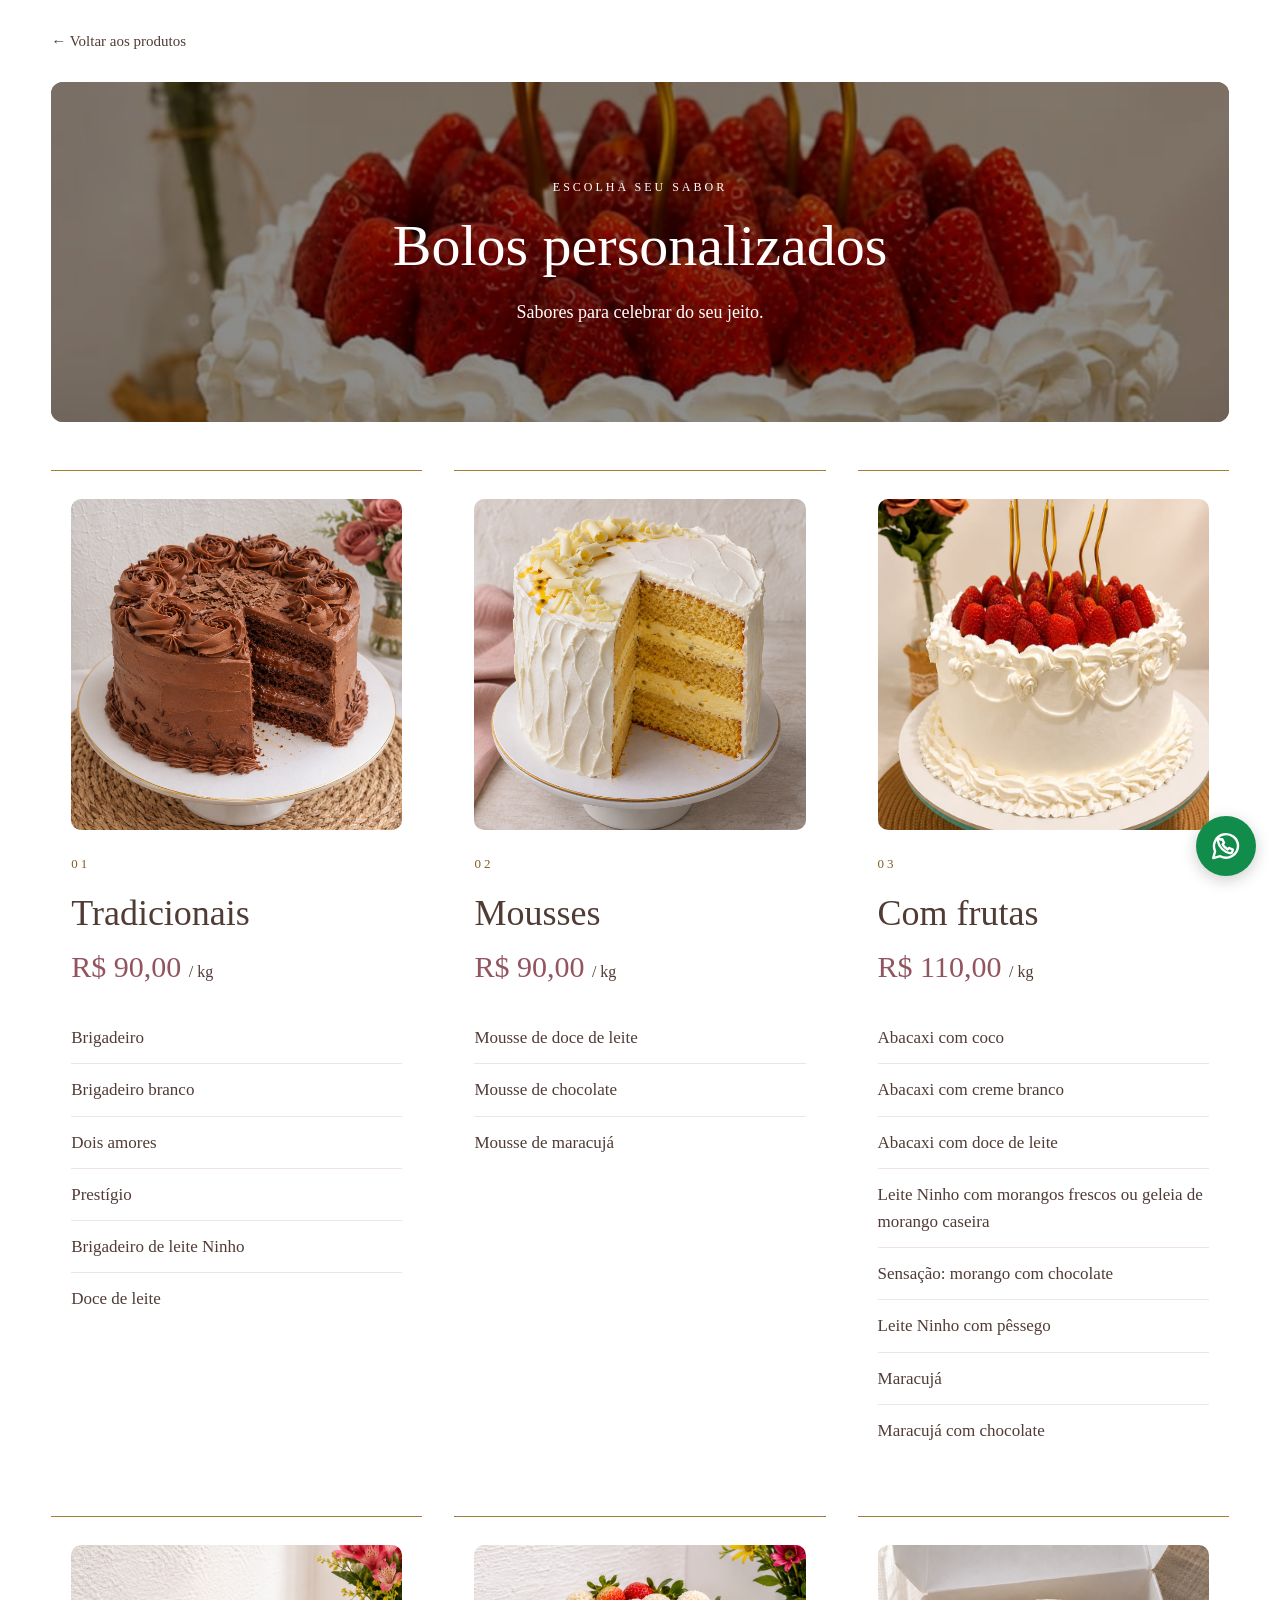
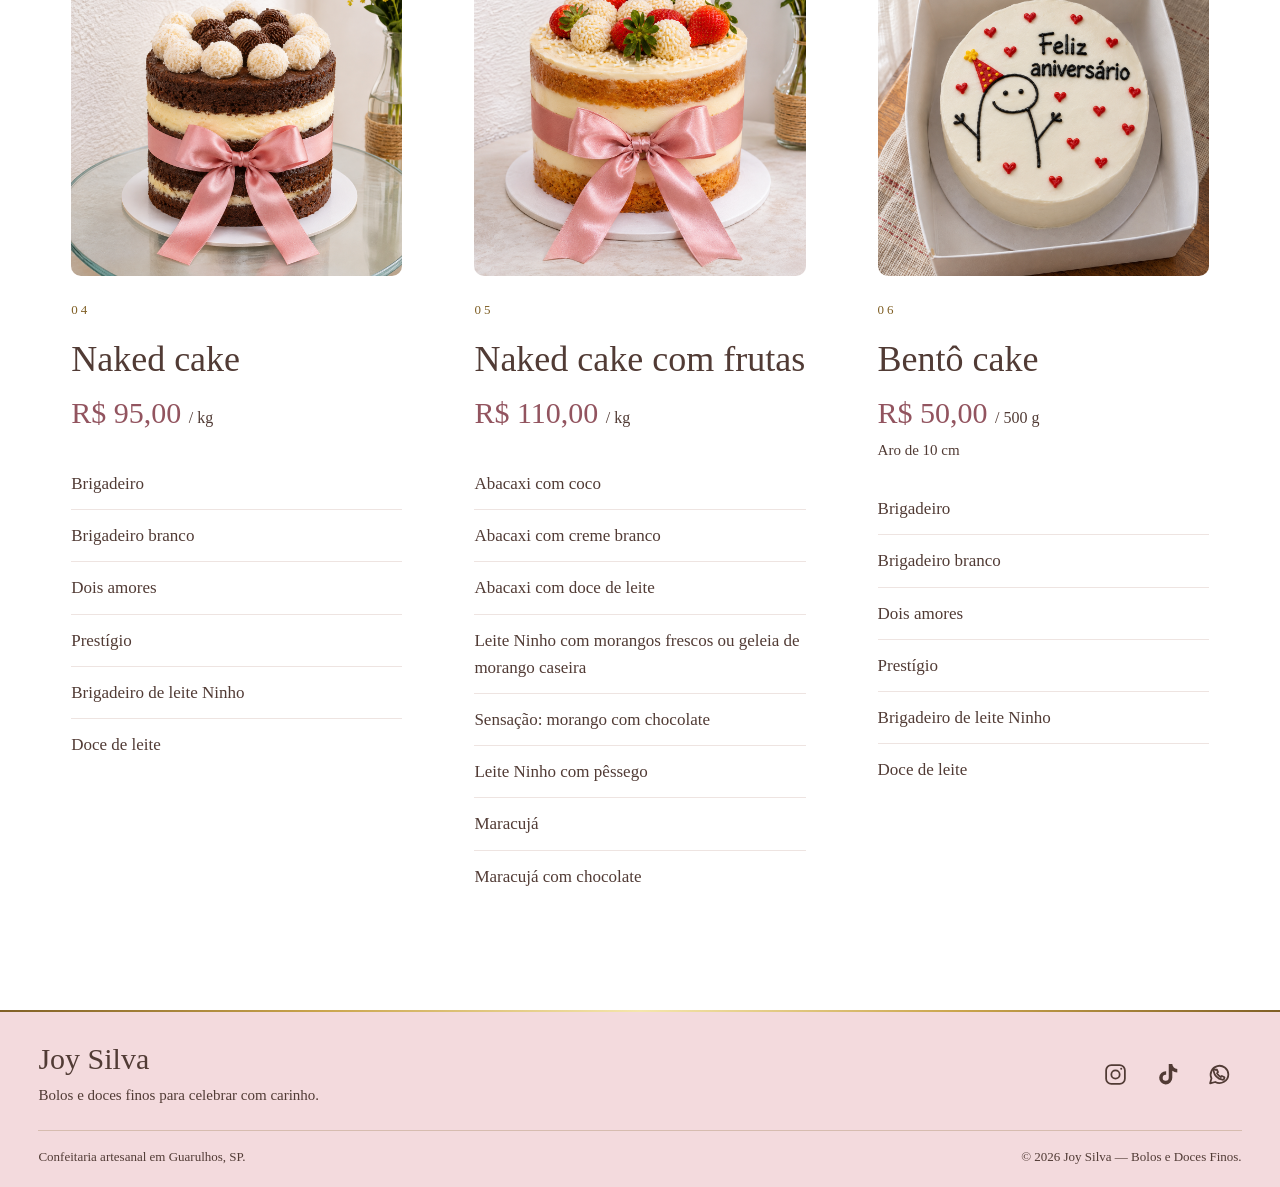
<file: Doce-Conexao-Fiel-API/bolos.html>
<!DOCTYPE html>
<html lang="pt-BR">
<head>
    <meta charset="UTF-8">
    <meta name="viewport" content="width=device-width, initial-scale=1.0">
    <title>Bolos personalizados | Joy Silva</title>
    <link rel="stylesheet" href="css/style.css">
</head>
<body>
   <main class="pagina-bolos">
    <a class="voltar-inicio" href="index.html#produtos">
        ← Voltar aos produtos
    </a>

    <div class="bolos-banner">
    <img
        class="bolos-banner-foto"
        src="img/bolo-destaque.jpeg"
        alt=""
    >

    <div class="bolos-banner-texto">
        <span>ESCOLHA SEU SABOR</span>
        <h1>Bolos personalizados</h1>
        <p>Sabores para celebrar do seu jeito.</p>

</div>
</div>


    <div class="cardapio-categorias">
        <section class="cardapio-categoria">
            <img
    class="cardapio-foto"
    src="img/bolos-tradicionais.png"
    alt="Imagem ilustrativa de bolo de chocolate com recheio de brigadeiro">
            <span class="cardapio-numero" aria-hidden="true">01</span>
            <h2>Tradicionais</h2>

            <p class="cardapio-preco">
                R$ 90,00 <span>/ kg</span>
            </p>

            <ul>
                <li>Brigadeiro</li>
                <li>Brigadeiro branco</li>
                <li>Dois amores</li>
                <li>Prestígio</li>
                <li>Brigadeiro de leite Ninho</li>
                <li>Doce de leite</li>
            </ul>
        </section>

        <section class="cardapio-categoria">
            <img
    class="cardapio-foto"
    src="img/bolos-mousses.png"
    alt="Imagem ilustrativa de bolo de massa branca com recheio de mousse de maracujá">
            <span class="cardapio-numero" aria-hidden="true">02</span>
            <h2>Mousses</h2>

            <p class="cardapio-preco">
                R$ 90,00 <span>/ kg</span>
            </p>

            <ul>
                <li>Mousse de doce de leite</li>
                <li>Mousse de chocolate</li>
                <li>Mousse de maracujá</li>
            </ul>
        </section>

        <section class="cardapio-categoria">

            <img
    class="cardapio-foto"
    src="img/bolos-frutas.jpeg"
    alt="Imagem ilustrativa de bolo de leite Ninho com morangos e decoração rosa e branca">
            <span class="cardapio-numero" aria-hidden="true">03</span>
            <h2>Com frutas</h2>

            <p class="cardapio-preco">
                R$ 110,00 <span>/ kg</span>
            </p>

            <ul>
                <li>Abacaxi com coco</li>
                <li>Abacaxi com creme branco</li>
                <li>Abacaxi com doce de leite</li>
                <li>
                    Leite Ninho com morangos frescos
                    ou geleia de morango caseira
                </li>
                <li>Sensação: morango com chocolate</li>
                <li>Leite Ninho com pêssego</li>
                <li>Maracujá</li>
                <li>Maracujá com chocolate</li>
            </ul>
        </section>

        <section class="cardapio-categoria">
    <img
        class="cardapio-foto"
        src="img/naked-cake.png"
        alt="Imagem ilustrativa de naked cake de chocolate com brigadeiros e laço rosa"
        loading="lazy"
    >

    <span class="cardapio-numero" aria-hidden="true">04</span>
    <h2>Naked cake</h2>

    <p class="cardapio-preco">
    R$ 95,00 <span>/ kg</span>
</p>

<ul>
    <li>Brigadeiro</li>
    <li>Brigadeiro branco</li>
    <li>Dois amores</li>
    <li>Prestígio</li>
    <li>Brigadeiro de leite Ninho</li>
    <li>Doce de leite</li>
</ul>
</section>

<section class="cardapio-categoria">
    <img
        class="cardapio-foto"
        src="img/naked-frutas.png"
        alt="Imagem ilustrativa de naked cake com morangos, brigadeiros brancos e laço rosa"
        loading="lazy"
    >

    <span class="cardapio-numero" aria-hidden="true">05</span>
    <h2>Naked cake com frutas</h2>

    <p class="cardapio-preco">
    R$ 110,00 <span>/ kg</span>
</p>

<ul>
    <li>Abacaxi com coco</li>
    <li>Abacaxi com creme branco</li>
    <li>Abacaxi com doce de leite</li>
    <li>
        Leite Ninho com morangos frescos
        ou geleia de morango caseira
    </li>
    <li>Sensação: morango com chocolate</li>
    <li>Leite Ninho com pêssego</li>
    <li>Maracujá</li>
    <li>Maracujá com chocolate</li>
</ul>
</section>

<section class="cardapio-categoria">
    <img
        class="cardapio-foto"
        src="img/bolo-bento.png"
        alt="Imagem ilustrativa de bentô cake branco com corações vermelhos e mensagem Feliz aniversário"
        loading="lazy"
    >

    <span class="cardapio-numero" aria-hidden="true">06</span>
    <h2>Bentô cake</h2>

    <p class="cardapio-preco">
    R$ 50,00 <span>/ 500 g</span>
</p>

<p class="cardapio-tamanho">Aro de 10 cm</p>

<ul>
    <li>Brigadeiro</li>
    <li>Brigadeiro branco</li>
    <li>Dois amores</li>
    <li>Prestígio</li>
    <li>Brigadeiro de leite Ninho</li>
    <li>Doce de leite</li>
</ul>
</section>
    </div>
</main>

 <footer class="rodape">
    <div class="rodape-principal">
        <div class="rodape-identidade">
            <p class="rodape-marca">Joy Silva</p>
            <p class="rodape-descricao">
                Bolos e doces finos para celebrar com carinho.
            </p>
        </div>

        <nav class="rodape-links" aria-label="Links do rodapé">
            <a="index.html#inicio"> </a>
            <a href="index.html#produtos"></a>
            <a href="index.html#casamentos"></a>
            <a href="index.html#sobre-joy"></a>
            <a href="index.html#contato"></a>
        </nav>

        <div class="rodape-redes">
            <a
                href="https://www.instagram.com/joy_docesfinos/"
                target="_blank"
                rel="noopener noreferrer"
                aria-label="Instagram da Joy — abre em nova aba"
            >
                <svg viewBox="0 0 24 24" aria-hidden="true"
                     fill="none" stroke="currentColor" stroke-width="1.7">
                    <rect x="3" y="3" width="18" height="18" rx="5"/>
                    <circle cx="12" cy="12" r="4"/>
                    <circle cx="17.5" cy="6.5" r="1"
                            fill="currentColor" stroke="none"/>
                </svg>
            </a>

            <a
                href="https://www.tiktok.com/@joy.doces.finos"
                target="_blank"
                rel="noopener noreferrer"
                aria-label="TikTok da Joy — abre em nova aba"
            >
                <svg viewBox="0 0 24 24" aria-hidden="true"
                     fill="currentColor">
                    <path d="M16.6 2h-3.4v13.2a2.9 2.9 0 1 1-2.5-2.9V8.9a6.3 6.3 0 1 0 5.9 6.3V8.5a8.2 8.2 0 0 0 4.8 1.5V6.6A4.8 4.8 0 0 1 16.6 2Z"/>
                </svg>
            </a>

            <a
                href="https://wa.me/5511933643608"
                target="_blank"
                rel="noopener noreferrer"
                aria-label="WhatsApp da Joy — abre em nova aba"
            >
                <svg viewBox="0 0 24 24" aria-hidden="true"
                     fill="none" stroke="currentColor"
                     stroke-width="1.7" stroke-linecap="round"
                     stroke-linejoin="round">
                    <path d="M20.5 11.7a8.5 8.5 0 0 1-12.6 7.5L3 20.5l1.3-4.8a8.5 8.5 0 1 1 16.2-4Z"/>
                    <path d="m8.1 7.5 1.3-.3 1.2 2.5-1 1.1a9 9 0 0 0 3.6 3.6l1.1-1 2.5 1.2-.3 1.3c-.2.8-1 1.3-1.8 1.1-4.2-.9-7.5-4.2-8.4-8.4-.2-.8.3-1.6 1.1-1.8Z"/>
                </svg>
            </a>
        </div>
    </div>

    <div class="rodape-base">
        <p>Confeitaria artesanal em Guarulhos, SP.</p>
        <small>© 2026 Joy Silva — Bolos e Doces Finos.</small>
    </div>
</footer>

<a
    class="whatsapp-flutuante"
    href="https://wa.me/5511933643608?text=Ol%C3%A1%2C%20Joyce!%20Vim%20pelo%20site%20e%20gostaria%20de%20um%20or%C3%A7amento."
    target="_blank"
    rel="noopener noreferrer"
    aria-label="Falar com a Joyce pelo WhatsApp — abre em nova aba"
>
    <svg
        viewBox="0 0 24 24"
        aria-hidden="true"
        fill="none"
        stroke="currentColor"
        stroke-width="1.7"
        stroke-linecap="round"
        stroke-linejoin="round"
    >
        <path d="M20.5 11.7a8.5 8.5 0 0 1-12.6 7.5L3 20.5l1.3-4.8a8.5 8.5 0 1 1 16.2-4Z"/>
        <path d="m8.1 7.5 1.3-.3 1.2 2.5-1 1.1a9 9 0 0 0 3.6 3.6l1.1-1 2.5 1.2-.3 1.3c-.2.8-1 1.3-1.8 1.1-4.2-.9-7.5-4.2-8.4-8.4-.2-.8.3-1.6 1.1-1.8Z"/>
    </svg>
</a>

</body>
</html>
</file>
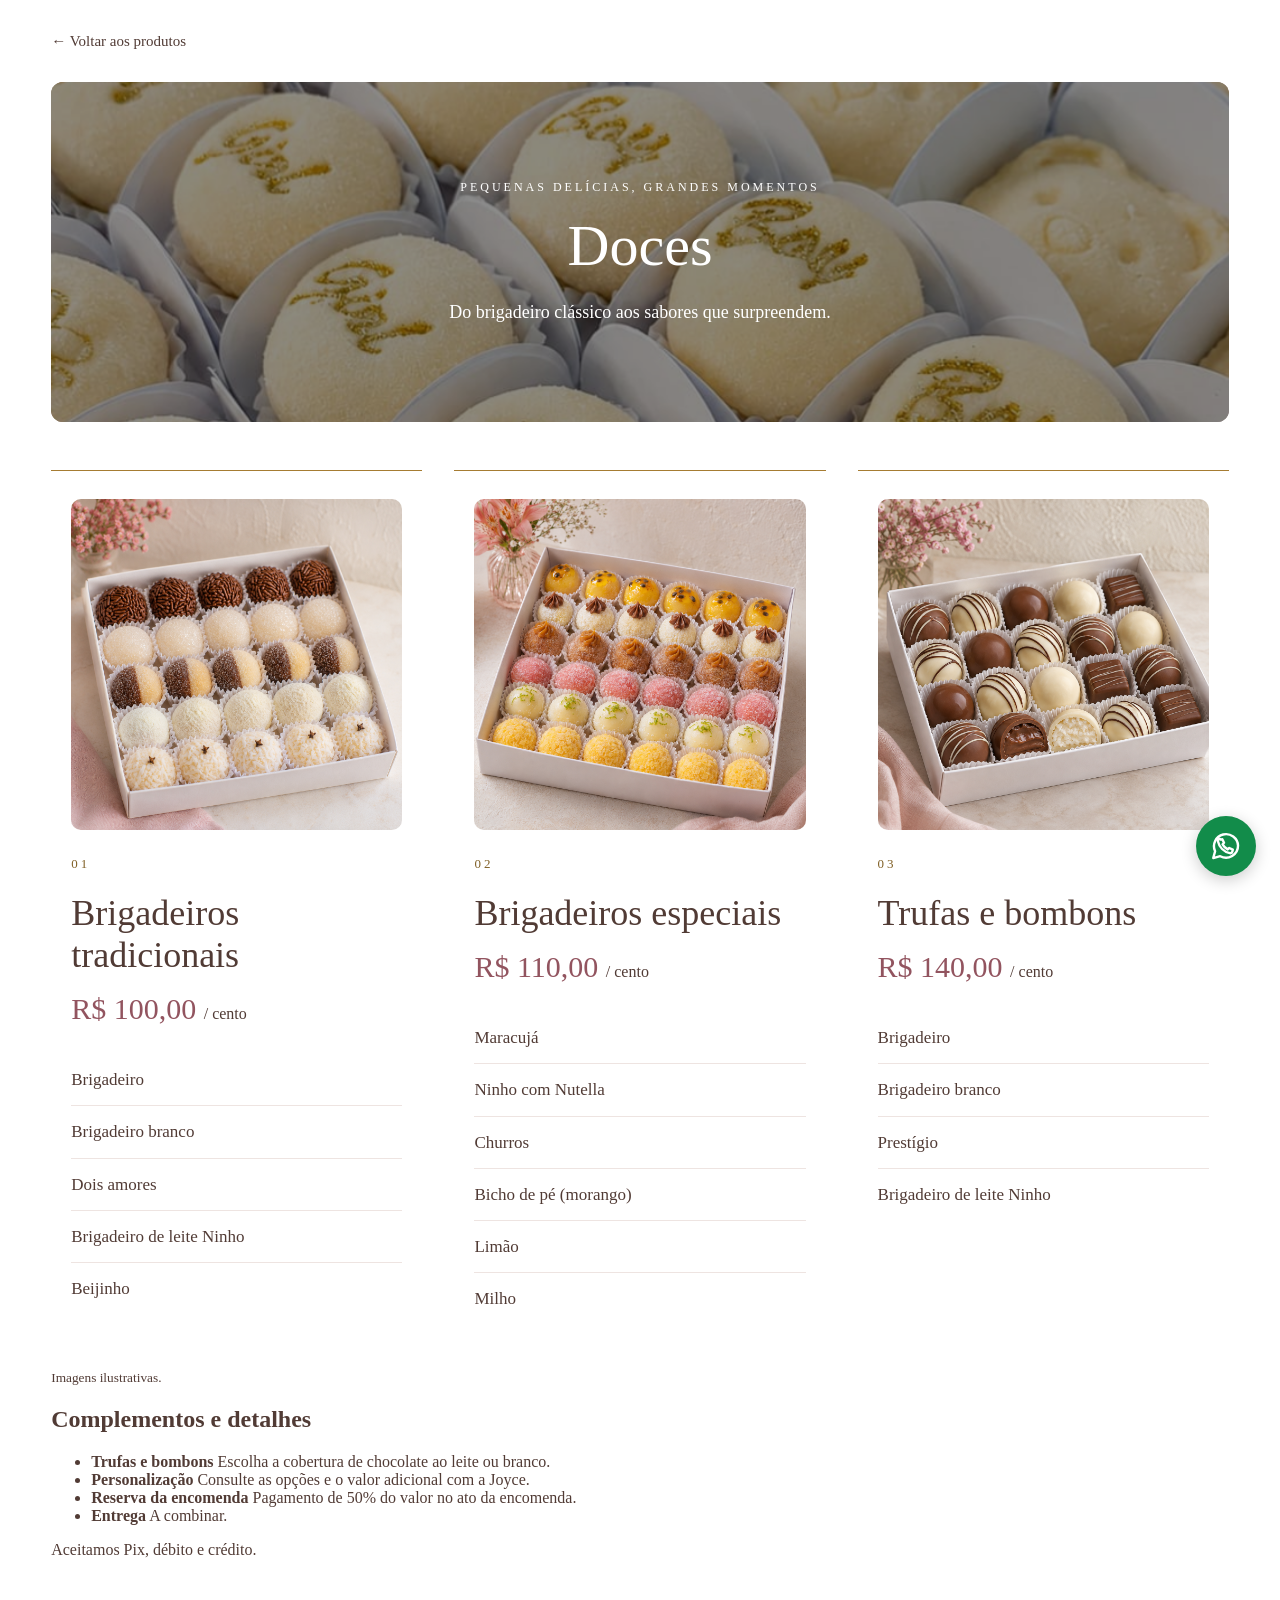
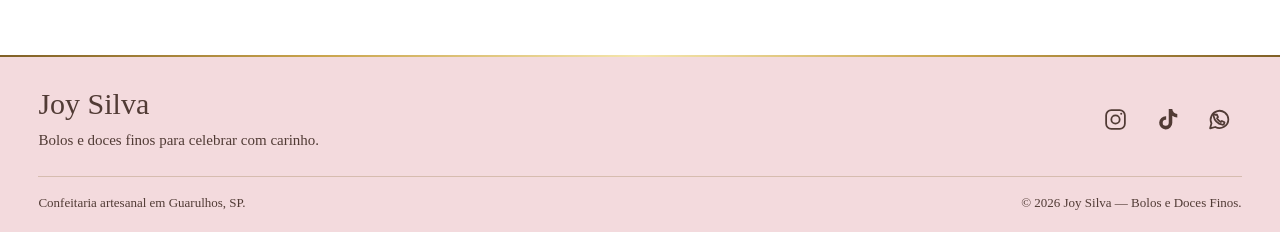
<file: Doce-Conexao-Fiel-API/doces.html>
<!DOCTYPE html>
<html lang="pt-BR">
<head>
    <meta charset="UTF-8">
    <meta name="viewport" content="width=device-width, initial-scale=1.0">
    <title>Doces | Joy Silva</title>
    <link rel="stylesheet" href="css/style.css">
</head>
<body>
 <main class="pagina-bolos">
    <a class="voltar-inicio" href="index.html#produtos">
        ← Voltar aos produtos
    </a>

    <div class="bolos-banner">
        <img
            class="bolos-banner-foto"
            src="img/doces 1.jpeg"
            alt=""
        >

        <div class="bolos-banner-texto">
            <span>PEQUENAS DELÍCIAS, GRANDES MOMENTOS</span>
            <h1>Doces</h1>
            <p>Do brigadeiro clássico aos sabores que surpreendem.</p>
        </div>
    </div>

    <div class="cardapio-categorias">
        <section class="cardapio-categoria">
            <img
    class="cardapio-foto"
    src="img/brigadeiros tradicionais.png"
    alt="Brigadeiros tradicionais variados em uma caixa branca"
    loading="lazy"
>
            <span class="cardapio-numero" aria-hidden="true">01</span>
            <h2>Brigadeiros tradicionais</h2>
            <p class="cardapio-preco">
                R$ 100,00 <span>/ cento</span>
            </p>

            <ul>
                <li>Brigadeiro</li>
                <li>Brigadeiro branco</li>
                <li>Dois amores</li>
                <li>Brigadeiro de leite Ninho</li>
                <li>Beijinho</li>
            </ul>
        </section>

        <section class="cardapio-categoria">
            <img
    class="cardapio-foto"
    src="img/brigadeiros especiais.png"
    alt="Brigadeiros especiais com diferentes coberturas e sabores"
    loading="lazy"
>
            <span class="cardapio-numero" aria-hidden="true">02</span>
            <h2>Brigadeiros especiais</h2>
            <p class="cardapio-preco">
                R$ 110,00 <span>/ cento</span>
            </p>

            <ul>
                <li>Maracujá</li>
                <li>Ninho com Nutella</li>
                <li>Churros</li>
                <li>Bicho de pé (morango)</li>
                <li>Limão</li>
                <li>Milho</li>
            </ul>
        </section>

        <section class="cardapio-categoria">
            <img
    class="cardapio-foto"
    src="img/trufas e bom bom.png"
    alt="Trufas e bombons de chocolate ao leite e branco"
    loading="lazy"
>
            <span class="cardapio-numero" aria-hidden="true">03</span>
            <h2>Trufas e bombons</h2>
            <p class="cardapio-preco">
                R$ 140,00 <span>/ cento</span>
            </p>

            <ul>
                <li>Brigadeiro</li>
                <li>Brigadeiro branco</li>
                <li>Prestígio</li>
                <li>Brigadeiro de leite Ninho</li>
            </ul>
        </section>
    </div>

    <p><small>Imagens ilustrativas.</small></p>

    <section class="bolos-complementos">
        <h2>Complementos e detalhes</h2>

        <ul>
            <li>
                <strong>Trufas e bombons</strong>
                <span>
                    Escolha a cobertura de chocolate ao leite ou branco.
                </span>
            </li>

            <li>
                <strong>Personalização</strong>
                <span>
                    Consulte as opções e o valor adicional com a Joyce.
                </span>
            </li>

            <li>
                <strong>Reserva da encomenda</strong>
                <span>
                    Pagamento de 50% do valor no ato da encomenda.
                </span>
            </li>

            <li>
                <strong>Entrega</strong>
                <span>A combinar.</span>
            </li>
        </ul>

        <p class="bolos-pagamento">
            Aceitamos Pix, débito e crédito.
        </p>
    </section>
</main>

 <footer class="rodape">
    <div class="rodape-principal">
        <div class="rodape-identidade">
            <p class="rodape-marca">Joy Silva</p>
            <p class="rodape-descricao">
                Bolos e doces finos para celebrar com carinho.
            </p>
        </div>

        <nav class="rodape-links" aria-label="Links do rodapé">
            <a="index.html#inicio"> </a>
            <a href="index.html#produtos"></a>
            <a href="index.html#casamentos"></a>
            <a href="index.html#sobre-joy"></a>
            <a href="index.html#contato"></a>
        </nav>

        <div class="rodape-redes">
            <a
                href="https://www.instagram.com/joy_docesfinos/"
                target="_blank"
                rel="noopener noreferrer"
                aria-label="Instagram da Joy — abre em nova aba"
            >
                <svg viewBox="0 0 24 24" aria-hidden="true"
                     fill="none" stroke="currentColor" stroke-width="1.7">
                    <rect x="3" y="3" width="18" height="18" rx="5"/>
                    <circle cx="12" cy="12" r="4"/>
                    <circle cx="17.5" cy="6.5" r="1"
                            fill="currentColor" stroke="none"/>
                </svg>
            </a>

            <a
                href="https://www.tiktok.com/@joy.doces.finos"
                target="_blank"
                rel="noopener noreferrer"
                aria-label="TikTok da Joy — abre em nova aba"
            >
                <svg viewBox="0 0 24 24" aria-hidden="true"
                     fill="currentColor">
                    <path d="M16.6 2h-3.4v13.2a2.9 2.9 0 1 1-2.5-2.9V8.9a6.3 6.3 0 1 0 5.9 6.3V8.5a8.2 8.2 0 0 0 4.8 1.5V6.6A4.8 4.8 0 0 1 16.6 2Z"/>
                </svg>
            </a>

            <a
                href="https://wa.me/5511933643608"
                target="_blank"
                rel="noopener noreferrer"
                aria-label="WhatsApp da Joy — abre em nova aba"
            >
                <svg viewBox="0 0 24 24" aria-hidden="true"
                     fill="none" stroke="currentColor"
                     stroke-width="1.7" stroke-linecap="round"
                     stroke-linejoin="round">
                    <path d="M20.5 11.7a8.5 8.5 0 0 1-12.6 7.5L3 20.5l1.3-4.8a8.5 8.5 0 1 1 16.2-4Z"/>
                    <path d="m8.1 7.5 1.3-.3 1.2 2.5-1 1.1a9 9 0 0 0 3.6 3.6l1.1-1 2.5 1.2-.3 1.3c-.2.8-1 1.3-1.8 1.1-4.2-.9-7.5-4.2-8.4-8.4-.2-.8.3-1.6 1.1-1.8Z"/>
                </svg>
            </a>
        </div>
    </div>

    <div class="rodape-base">
        <p>Confeitaria artesanal em Guarulhos, SP.</p>
        <small>© 2026 Joy Silva — Bolos e Doces Finos.</small>
    </div>
</footer>

<a
    class="whatsapp-flutuante"
    href="https://wa.me/5511933643608?text=Ol%C3%A1%2C%20Joyce!%20Vim%20pelo%20site%20e%20gostaria%20de%20um%20or%C3%A7amento."
    target="_blank"
    rel="noopener noreferrer"
    aria-label="Falar com a Joyce pelo WhatsApp — abre em nova aba"
>
    <svg
        viewBox="0 0 24 24"
        aria-hidden="true"
        fill="none"
        stroke="currentColor"
        stroke-width="1.7"
        stroke-linecap="round"
        stroke-linejoin="round"
    >
        <path d="M20.5 11.7a8.5 8.5 0 0 1-12.6 7.5L3 20.5l1.3-4.8a8.5 8.5 0 1 1 16.2-4Z"/>
        <path d="m8.1 7.5 1.3-.3 1.2 2.5-1 1.1a9 9 0 0 0 3.6 3.6l1.1-1 2.5 1.2-.3 1.3c-.2.8-1 1.3-1.8 1.1-4.2-.9-7.5-4.2-8.4-8.4-.2-.8.3-1.6 1.1-1.8Z"/>
    </svg>
</a>

</body>
</html>
</file>
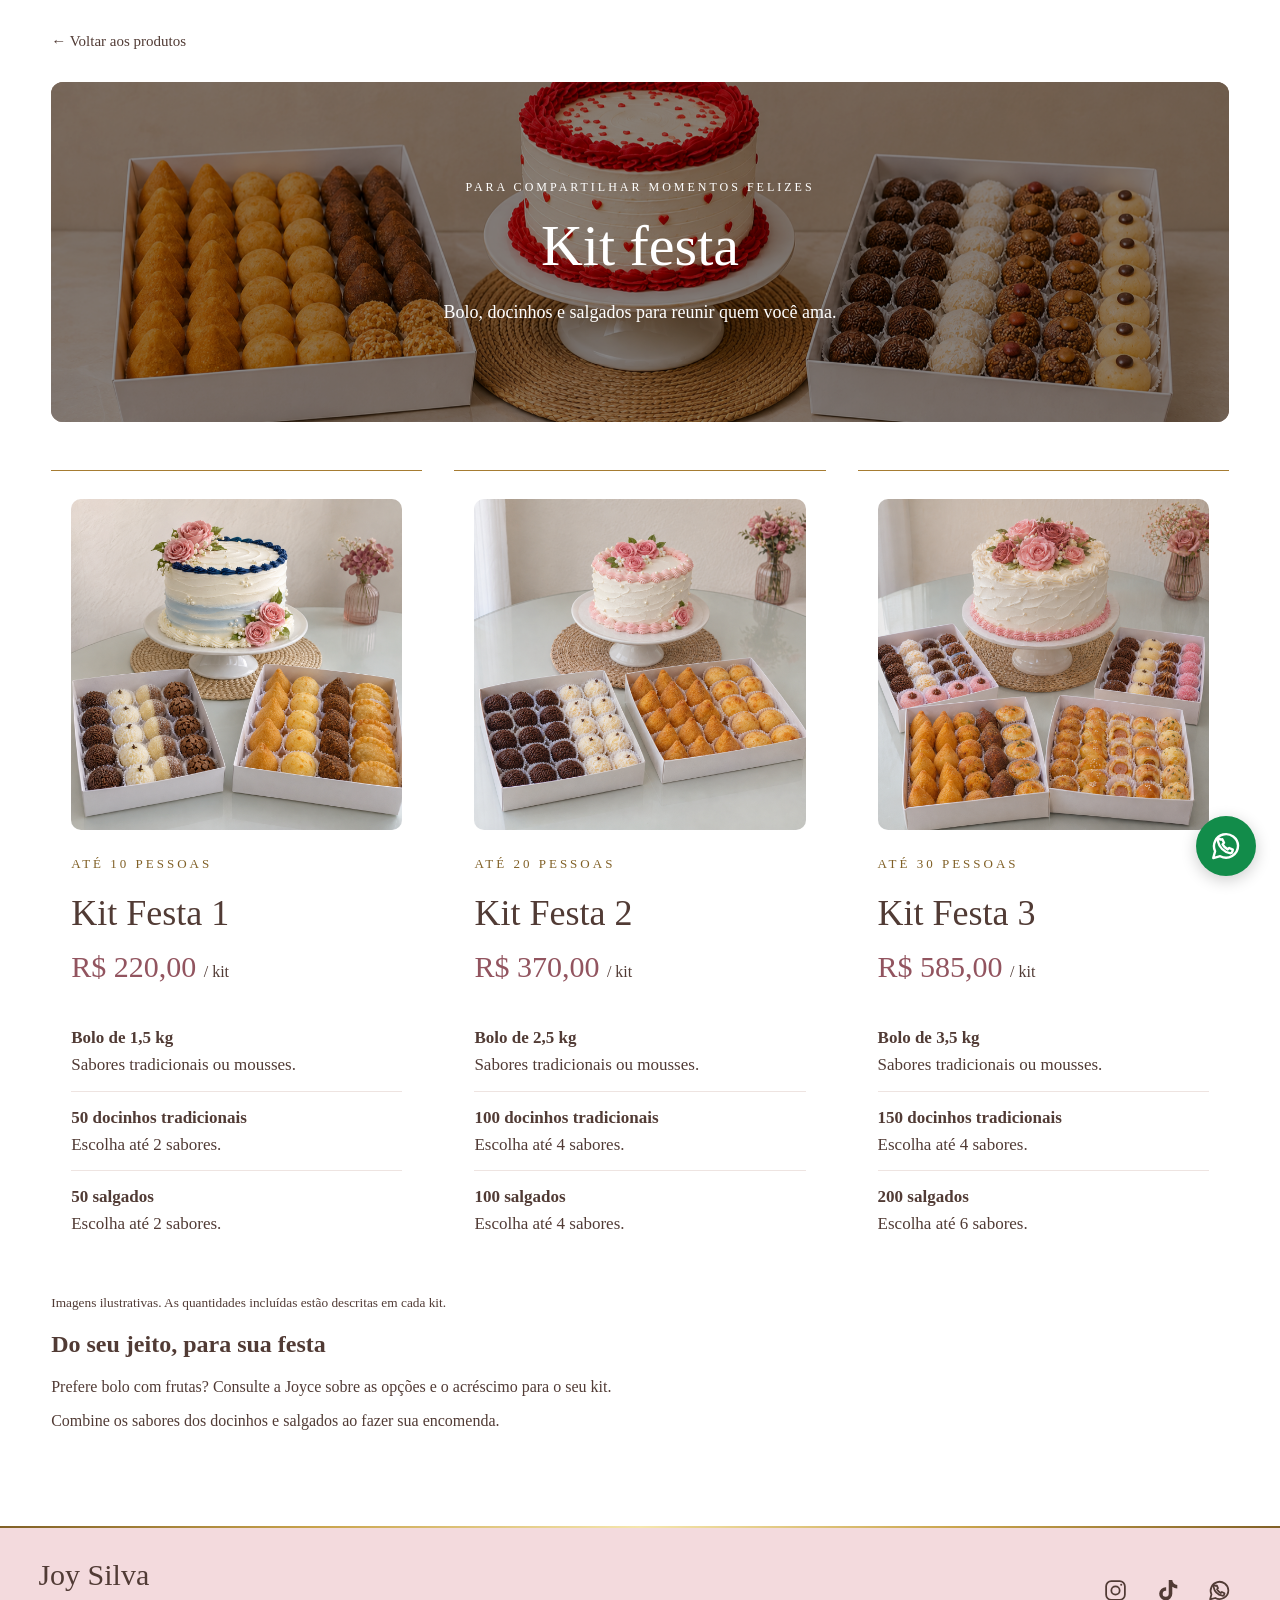
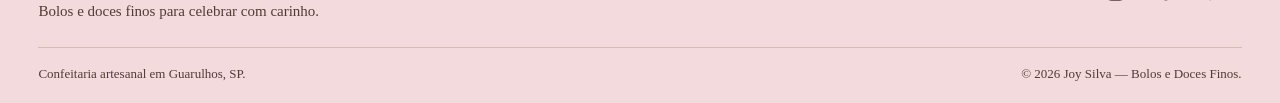
<file: Doce-Conexao-Fiel-API/kit-festa.html>
<!DOCTYPE html>
<html lang="pt-BR">
<head>
    <meta charset="UTF-8">
    <meta name="viewport" content="width=device-width, initial-scale=1.0">
    <title>Kit Festa | Joy Silva</title>
    <link rel="stylesheet" href="css/style.css">
</head>
<body>
   <main class="pagina-bolos">
    <a class="voltar-inicio" href="index.html#produtos">
        ← Voltar aos produtos
    </a>

    <div class="bolos-banner">
        <img
            class="bolos-banner-foto"
            src="img/kit-festa.png"
            alt=""
        >

        <div class="bolos-banner-texto">
            <span>PARA COMPARTILHAR MOMENTOS FELIZES</span>
            <h1>Kit festa</h1>
            <p>Bolo, docinhos e salgados para reunir quem você ama.</p>
        </div>
    </div>

    <div class="cardapio-categorias">
        <section class="cardapio-categoria">
            <img
    class="cardapio-foto"
    src="img/kit festa 1.png"
    alt="Kit festa com bolo branco e rosa, docinhos e salgados"
    loading="lazy"
>
            <span class="cardapio-numero">ATÉ 10 PESSOAS</span>
            <h2>Kit Festa 1</h2>
            <p class="cardapio-preco">
                R$ 220,00 <span>/ kit</span>
            </p>

            <ul>
                <li>
                    <strong>Bolo de 1,5 kg</strong><br>
                    Sabores tradicionais ou mousses.
                </li>
                <li>
                    <strong>50 docinhos tradicionais</strong><br>
                    Escolha até 2 sabores.
                </li>
                <li>
                    <strong>50 salgados</strong><br>
                    Escolha até 2 sabores.
                </li>
            </ul>
        </section>

        <section class="cardapio-categoria">
            <img
    class="cardapio-foto"
    src="img/kit festa 3.png"
    alt="Kit festa com bolo azul e branco, docinhos e salgados"
    loading="lazy"
>
            <span class="cardapio-numero">ATÉ 20 PESSOAS</span>
            <h2>Kit Festa 2</h2>
            <p class="cardapio-preco">
                R$ 370,00 <span>/ kit</span>
            </p>

            <ul>
                <li>
                    <strong>Bolo de 2,5 kg</strong><br>
                    Sabores tradicionais ou mousses.
                </li>
                <li>
                    <strong>100 docinhos tradicionais</strong><br>
                    Escolha até 4 sabores.
                </li>
                <li>
                    <strong>100 salgados</strong><br>
                    Escolha até 4 sabores.
                </li>
            </ul>
        </section>

        <section class="cardapio-categoria">
            <img
    class="cardapio-foto"
    src="img/kit festa 2.png"
    alt="Kit festa com bolo decorado com rosas e quatro caixas de doces e salgados"
    loading="lazy"
>
            <span class="cardapio-numero">ATÉ 30 PESSOAS</span>
            <h2>Kit Festa 3</h2>
            <p class="cardapio-preco">
                R$ 585,00 <span>/ kit</span>
            </p>

            <ul>
                <li>
                    <strong>Bolo de 3,5 kg</strong><br>
                    Sabores tradicionais ou mousses.
                </li>
                <li>
                    <strong>150 docinhos tradicionais</strong><br>
                    Escolha até 4 sabores.
                </li>
                <li>
                    <strong>200 salgados</strong><br>
                    Escolha até 6 sabores.
                </li>
            </ul>
        </section>
    </div>

    <p>
    <small>
        Imagens ilustrativas. As quantidades incluídas estão descritas em cada kit.
    </small>
</p>

    <section class="bolos-complementos">
        <h2>Do seu jeito, para sua festa</h2>
        <p>
            Prefere bolo com frutas? Consulte a Joyce sobre
            as opções e o acréscimo para o seu kit.
        </p>
        <p>
            Combine os sabores dos docinhos e salgados
            ao fazer sua encomenda.
        </p>
    </section>
</main>

 <footer class="rodape">
    <div class="rodape-principal">
        <div class="rodape-identidade">
            <p class="rodape-marca">Joy Silva</p>
            <p class="rodape-descricao">
                Bolos e doces finos para celebrar com carinho.
            </p>
        </div>

        <nav class="rodape-links" aria-label="Links do rodapé">
            <a="index.html#inicio"> </a>
            <a href="index.html#produtos"></a>
            <a href="index.html#casamentos"></a>
            <a href="index.html#sobre-joy"></a>
            <a href="index.html#contato"></a>
        </nav>

        <div class="rodape-redes">
            <a
                href="https://www.instagram.com/joy_docesfinos/"
                target="_blank"
                rel="noopener noreferrer"
                aria-label="Instagram da Joy — abre em nova aba"
            >
                <svg viewBox="0 0 24 24" aria-hidden="true"
                     fill="none" stroke="currentColor" stroke-width="1.7">
                    <rect x="3" y="3" width="18" height="18" rx="5"/>
                    <circle cx="12" cy="12" r="4"/>
                    <circle cx="17.5" cy="6.5" r="1"
                            fill="currentColor" stroke="none"/>
                </svg>
            </a>

            <a
                href="https://www.tiktok.com/@joy.doces.finos"
                target="_blank"
                rel="noopener noreferrer"
                aria-label="TikTok da Joy — abre em nova aba"
            >
                <svg viewBox="0 0 24 24" aria-hidden="true"
                     fill="currentColor">
                    <path d="M16.6 2h-3.4v13.2a2.9 2.9 0 1 1-2.5-2.9V8.9a6.3 6.3 0 1 0 5.9 6.3V8.5a8.2 8.2 0 0 0 4.8 1.5V6.6A4.8 4.8 0 0 1 16.6 2Z"/>
                </svg>
            </a>

            <a
                href="https://wa.me/5511933643608"
                target="_blank"
                rel="noopener noreferrer"
                aria-label="WhatsApp da Joy — abre em nova aba"
            >
                <svg viewBox="0 0 24 24" aria-hidden="true"
                     fill="none" stroke="currentColor"
                     stroke-width="1.7" stroke-linecap="round"
                     stroke-linejoin="round">
                    <path d="M20.5 11.7a8.5 8.5 0 0 1-12.6 7.5L3 20.5l1.3-4.8a8.5 8.5 0 1 1 16.2-4Z"/>
                    <path d="m8.1 7.5 1.3-.3 1.2 2.5-1 1.1a9 9 0 0 0 3.6 3.6l1.1-1 2.5 1.2-.3 1.3c-.2.8-1 1.3-1.8 1.1-4.2-.9-7.5-4.2-8.4-8.4-.2-.8.3-1.6 1.1-1.8Z"/>
                </svg>
            </a>
        </div>
    </div>

    <div class="rodape-base">
        <p>Confeitaria artesanal em Guarulhos, SP.</p>
        <small>© 2026 Joy Silva — Bolos e Doces Finos.</small>
    </div>
</footer>

<a
    class="whatsapp-flutuante"
    href="https://wa.me/5511933643608?text=Ol%C3%A1%2C%20Joyce!%20Vim%20pelo%20site%20e%20gostaria%20de%20um%20or%C3%A7amento."
    target="_blank"
    rel="noopener noreferrer"
    aria-label="Falar com a Joyce pelo WhatsApp — abre em nova aba"
>
    <svg
        viewBox="0 0 24 24"
        aria-hidden="true"
        fill="none"
        stroke="currentColor"
        stroke-width="1.7"
        stroke-linecap="round"
        stroke-linejoin="round"
    >
        <path d="M20.5 11.7a8.5 8.5 0 0 1-12.6 7.5L3 20.5l1.3-4.8a8.5 8.5 0 1 1 16.2-4Z"/>
        <path d="m8.1 7.5 1.3-.3 1.2 2.5-1 1.1a9 9 0 0 0 3.6 3.6l1.1-1 2.5 1.2-.3 1.3c-.2.8-1 1.3-1.8 1.1-4.2-.9-7.5-4.2-8.4-8.4-.2-.8.3-1.6 1.1-1.8Z"/>
    </svg>
</a>

</body>
</html>
</file>
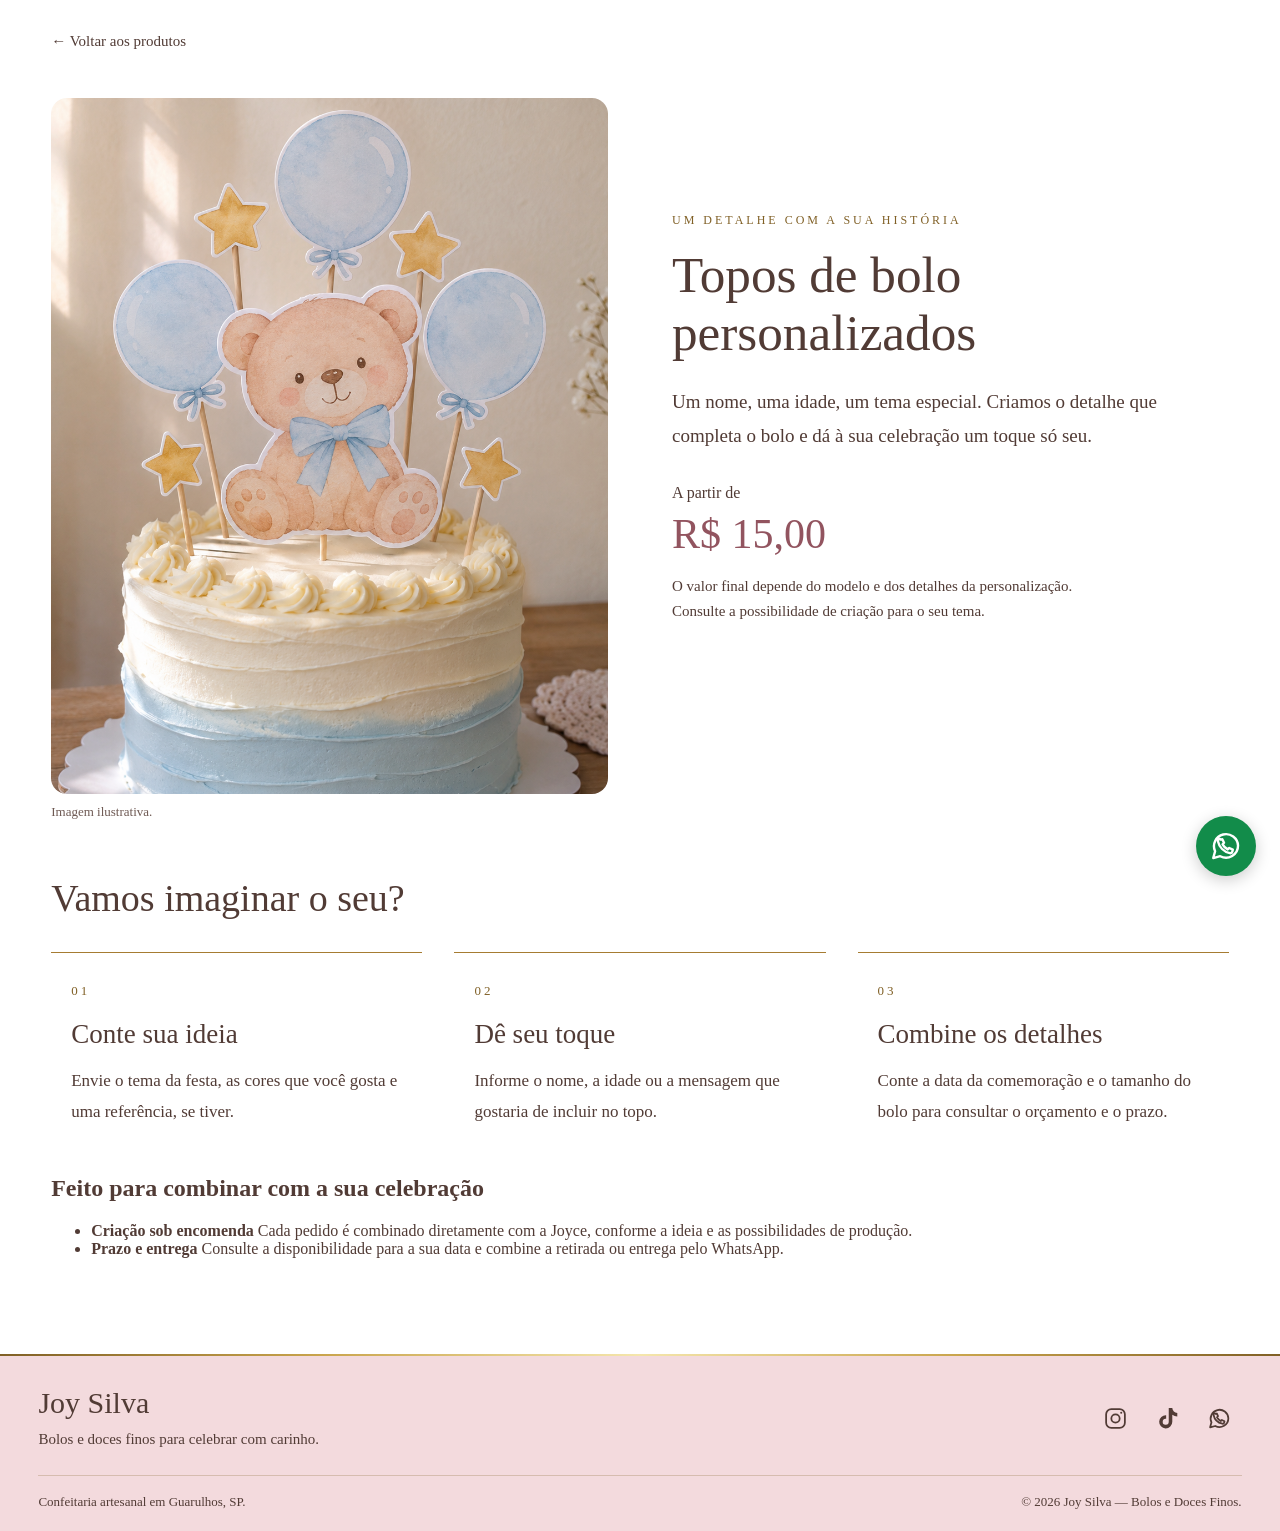
<file: Doce-Conexao-Fiel-API/topos.html>
<!DOCTYPE html>
<html lang="pt-BR">
<head>
    <meta charset="UTF-8">
    <meta name="viewport" content="width=device-width, initial-scale=1.0">
   <title>Topos de bolo personalizados | Joy Silva</title>
    <link rel="stylesheet" href="css/style.css">
</head>
<body>
<main class="pagina-bolos pagina-topos">
    <a class="voltar-inicio" href="index.html#produtos">
        ← Voltar aos produtos
    </a>

    <section class="topos-apresentacao">
        <div class="topos-foto">
            <img
                src="img/Topo de bolo.png"
                alt="Imagem ilustrativa de topo de bolo com ursinho e balões azuis"
            >
            <p>Imagem ilustrativa.</p>
        </div>

        <div class="topos-texto">
            <span class="bolos-detalhe">UM DETALHE COM A SUA HISTÓRIA</span>

            <h1>Topos de bolo personalizados</h1>

            <p class="topos-descricao">
                Um nome, uma idade, um tema especial.
                Criamos o detalhe que completa o bolo
                e dá à sua celebração um toque só seu.
            </p>

            <p class="topos-preco">
                <span>A partir de</span>
                R$ 15,00
            </p>

            <p class="topos-observacao">
                O valor final depende do modelo e dos detalhes
                da personalização. Consulte a possibilidade
                de criação para o seu tema.
            </p>

            <a
                class="botao"
                href="https://wa.me/5511933643608?text=Ol%C3%A1%2C%20Joyce!%20Vim%20pelo%20site%20e%20gostaria%20de%20um%20topo%20de%20bolo%20personalizado."
                target="_blank"
                rel="noopener noreferrer"
            >
                Personalizar meu topo
            </a>
        </div>
    </section>

    <section class="topos-detalhes" aria-labelledby="topos-detalhes-titulo">
        <h2 id="topos-detalhes-titulo">
            Vamos imaginar o seu?
        </h2>

        <div class="cardapio-categorias">
            <section class="cardapio-categoria">
                <span class="cardapio-numero" aria-hidden="true">01</span>
                <h3>Conte sua ideia</h3>
                <p>
                    Envie o tema da festa, as cores que você
                    gosta e uma referência, se tiver.
                </p>
            </section>

            <section class="cardapio-categoria">
                <span class="cardapio-numero" aria-hidden="true">02</span>
                <h3>Dê seu toque</h3>
                <p>
                    Informe o nome, a idade ou a mensagem
                    que gostaria de incluir no topo.
                </p>
            </section>

            <section class="cardapio-categoria">
                <span class="cardapio-numero" aria-hidden="true">03</span>
                <h3>Combine os detalhes</h3>
                <p>
                    Conte a data da comemoração e o tamanho
                    do bolo para consultar o orçamento e o prazo.
                </p>
            </section>
        </div>
    </section>

    <section class="bolos-complementos">
        <h2>Feito para combinar com a sua celebração</h2>

        <ul>
            <li>
                <strong>Criação sob encomenda</strong>
                <span>
                    Cada pedido é combinado diretamente com a Joyce,
                    conforme a ideia e as possibilidades de produção.
                </span>
            </li>

            <li>
                <strong>Prazo e entrega</strong>
                <span>
                    Consulte a disponibilidade para a sua data
                    e combine a retirada ou entrega pelo WhatsApp.
                </span>
            </li>
        </ul>
    </section>
</main>
</main>

 <footer class="rodape">
    <div class="rodape-principal">
        <div class="rodape-identidade">
            <p class="rodape-marca">Joy Silva</p>
            <p class="rodape-descricao">
                Bolos e doces finos para celebrar com carinho.
            </p>
        </div>

        <nav class="rodape-links" aria-label="Links do rodapé">
            <a="index.html#inicio"> </a>
            <a href="index.html#produtos"></a>
            <a href="index.html#casamentos"></a>
            <a href="index.html#sobre-joy"></a>
            <a href="index.html#contato"></a>
        </nav>

        <div class="rodape-redes">
            <a
                href="https://www.instagram.com/joy_docesfinos/"
                target="_blank"
                rel="noopener noreferrer"
                aria-label="Instagram da Joy — abre em nova aba"
            >
                <svg viewBox="0 0 24 24" aria-hidden="true"
                     fill="none" stroke="currentColor" stroke-width="1.7">
                    <rect x="3" y="3" width="18" height="18" rx="5"/>
                    <circle cx="12" cy="12" r="4"/>
                    <circle cx="17.5" cy="6.5" r="1"
                            fill="currentColor" stroke="none"/>
                </svg>
            </a>

            <a
                href="https://www.tiktok.com/@joy.doces.finos"
                target="_blank"
                rel="noopener noreferrer"
                aria-label="TikTok da Joy — abre em nova aba"
            >
                <svg viewBox="0 0 24 24" aria-hidden="true"
                     fill="currentColor">
                    <path d="M16.6 2h-3.4v13.2a2.9 2.9 0 1 1-2.5-2.9V8.9a6.3 6.3 0 1 0 5.9 6.3V8.5a8.2 8.2 0 0 0 4.8 1.5V6.6A4.8 4.8 0 0 1 16.6 2Z"/>
                </svg>
            </a>

            <a
                href="https://wa.me/5511933643608"
                target="_blank"
                rel="noopener noreferrer"
                aria-label="WhatsApp da Joy — abre em nova aba"
            >
                <svg viewBox="0 0 24 24" aria-hidden="true"
                     fill="none" stroke="currentColor"
                     stroke-width="1.7" stroke-linecap="round"
                     stroke-linejoin="round">
                    <path d="M20.5 11.7a8.5 8.5 0 0 1-12.6 7.5L3 20.5l1.3-4.8a8.5 8.5 0 1 1 16.2-4Z"/>
                    <path d="m8.1 7.5 1.3-.3 1.2 2.5-1 1.1a9 9 0 0 0 3.6 3.6l1.1-1 2.5 1.2-.3 1.3c-.2.8-1 1.3-1.8 1.1-4.2-.9-7.5-4.2-8.4-8.4-.2-.8.3-1.6 1.1-1.8Z"/>
                </svg>
            </a>
        </div>
    </div>

    <div class="rodape-base">
        <p>Confeitaria artesanal em Guarulhos, SP.</p>
        <small>© 2026 Joy Silva — Bolos e Doces Finos.</small>
    </div>
</footer>

<a
    class="whatsapp-flutuante"
    href="https://wa.me/5511933643608?text=Ol%C3%A1%2C%20Joyce!%20Vim%20pelo%20site%20e%20gostaria%20de%20um%20or%C3%A7amento."
    target="_blank"
    rel="noopener noreferrer"
    aria-label="Falar com a Joyce pelo WhatsApp — abre em nova aba"
>
    <svg
        viewBox="0 0 24 24"
        aria-hidden="true"
        fill="none"
        stroke="currentColor"
        stroke-width="1.7"
        stroke-linecap="round"
        stroke-linejoin="round"
    >
        <path d="M20.5 11.7a8.5 8.5 0 0 1-12.6 7.5L3 20.5l1.3-4.8a8.5 8.5 0 1 1 16.2-4Z"/>
        <path d="m8.1 7.5 1.3-.3 1.2 2.5-1 1.1a9 9 0 0 0 3.6 3.6l1.1-1 2.5 1.2-.3 1.3c-.2.8-1 1.3-1.8 1.1-4.2-.9-7.5-4.2-8.4-8.4-.2-.8.3-1.6 1.1-1.8Z"/>
    </svg>
</a>

</body>
</html>
</file>
<file: Doce-Conexao-Fiel-API/css/style.css>
body {
    margin: 0;
    background-color: #ffffff;
    color: #513b35;
}



main {
    width: 100%;
}

#produtos {
    box-sizing: border-box;
    width: 100%;
    max-width: none;
    margin: 0;
    padding: 48px 12px;
}

.apresentacao {
    box-sizing: border-box;
    min-height: 720px;
    padding: 24px 6% 64px;

    background-image:
        linear-gradient(
            to right,
            rgba(35, 22, 18, 0.8),
            rgba(35, 22, 18, 0.15)
        ),
        url("../img/bolo-destaque.jpeg");

    background-size: cover;
    background-position: center 35%;
}

.cabecalho {
    display: flex;
    justify-content: space-between;
    align-items: center;
    gap: 24px;
}

.logo {
    display: block;
    width: 150px;
    height: 150px;
    object-fit: cover;
    border-radius: 50%;
}

.cabecalho nav {
    display: flex;
    flex-wrap: wrap;
    gap: 24px;
}

.cabecalho nav a {
    color: #ffffff;
    text-decoration: none;
    font-size: 18px;
}

.cabecalho nav a:hover {
    text-decoration: underline;
    text-underline-offset: 6px;
}

.apresentacao-texto {
    max-width: 560px;
    margin-top: 90px;
}

.apresentacao h1 {
    margin: 0 0 24px;
    font-family: Georgia, serif;
    font-size: clamp(32px, 4vw, 54px);
    line-height: 1.15;
    color: #ffffff;
}

.apresentacao p {
    margin: 0 0 28px;
    font-size: 18px;
    line-height: 1.6;
    color: #ffffff;
}

@media (max-width: 700px) {
    .apresentacao {
        min-height: 620px;
        padding: 20px 24px 48px;
    }

    .logo {
        width: 80px;
        height: 80px;
    }

    .cabecalho nav {
        gap: 16px;
    }

    .apresentacao-texto {
        margin-top: 60px;
    }
}





footer {
    text-align: center;
    padding: 20px;
    font-size: 14px;
}

.botao {
    display: inline-block;
    padding: 16px 28px;

    border: 1px solid #ffffff;
    border-radius: 4px;
    background-color: transparent;

    color: #ffffff;
    font-size: 18px;
    text-decoration: none;
    transition: background-color 0.3s, color 0.3s;
}

.botao:hover,
.botao:focus-visible {
    background-color: #ffffff;
    color: #513b35;
}

.botao:focus-visible {
    outline: 2px solid #d4af37;
    outline-offset: 4px;
}

.produto {
    background-color: #fff8f0;
    padding: 24px;
    border: 1px solid #a67c32;
    border-radius: 16px;
    margin-top: 2px;
}

.lista-produtos {
    display: grid;
    grid-template-columns: repeat(4, minmax(0, 1fr));
    gap: 12px;
}

@media (max-width: 1000px) {
    .lista-produtos {
        grid-template-columns: repeat(2, minmax(0, 1fr));
    }
}

@media (max-width: 600px) {
    .lista-produtos {
        grid-template-columns: 1fr;
    }
}


#produtos {
    padding: 48px 24px;
}

.produto img {
    width: 100%;
    aspect-ratio: 1 / 1;
    object-fit: cover;
    display: block;
    border-radius: 12px;
}

.produto h3 {
    margin-bottom: 6px;
}

.produto p {
    margin-top: 0;
}

.produto-destaque {
    position: relative;
    padding: 0;
    overflow: hidden;
}

.produto-destaque img {
    border-radius: 0;
}

.produto-legenda {
    position: absolute;
    inset: 0;
    padding: 24px;

    display: flex;
    flex-direction: column;
    justify-content: flex-end;

    background: linear-gradient(
        to top,
        rgba(35, 22, 18, 0.85),
        transparent 75%
    );

    color: #ffffff;
}

.produto-legenda h3 {
    margin: 0 0 20px;
    max-width: 360px;
    font-family: Georgia, serif;
    font-size: clamp(28px, 3vw, 42px);
    font-weight: normal;
    line-height: 1.15;
}

.produto-legenda p {
    margin: 0;
    max-width: 340px;
    font-size: 18px;
    line-height: 1.5;
}

.produto-destaque:focus-visible {
    outline: 3px solid #a67c32;
    outline-offset: 4px;
}

@media (hover: hover) and (pointer: fine) {
    .produto-legenda {
        opacity: 0;
        transition: opacity 0.3s;
    }

    .produto-destaque:hover .produto-legenda,
    .produto-destaque:focus-within .produto-legenda {
        opacity: 1;
    }
}

@media (prefers-reduced-motion: reduce) {
    .produto-legenda {
        transition: none;
    }
}

.encomenda {
    box-sizing: border-box;
    width: 100%;
    max-width: none;
    margin: 0;
    padding: 64px 12px;
    text-align: center;
border: 1px solid #a67c32;
border-radius: 16px;
}


.encomenda h2 {
    margin: 0 0 12px;
    font-family: Georgia, serif;
    font-size: clamp(28px, 3vw, 38px);
    font-weight: normal;
}

.encomenda-introducao {
    margin: 0 0 40px;
    font-size: 18px;
    line-height: 1.6;
}

.etapas-encomenda {
    display: grid;
    grid-template-columns: repeat(3, minmax(0, 1fr));
    gap: 32px;

    list-style: none;
    counter-reset: etapa;
    padding: 0;
    margin: 0;
}

.etapas-encomenda li {
    counter-increment: etapa;
}

.etapas-encomenda li::before {
    content: counter(etapa, decimal-leading-zero);
    display: block;
    margin-bottom: 16px;
    color: #a67c32;
    font-family: Georgia, serif;
    font-size: 42px;
}

.etapas-encomenda h3 {
    margin: 0 0 12px;
    font-size: 22px;
}

.etapas-encomenda p {
    margin: 0;
    line-height: 1.6;
}

@media (max-width: 700px) {
    .etapas-encomenda {
        grid-template-columns: 1fr;
    }
}
.casamentos {
    box-sizing: border-box;
    min-height: 480px;
    padding: 80px 24px;

    display: flex;
    align-items: center;
    justify-content: center;

    background-image:
        linear-gradient(
            rgba(30, 20, 16, 0.6),
            rgba(30, 20, 16, 0.6)
        ),
        url("../img/Doces Finos.png");

    background-size: cover;
    background-position: center;
    background-attachment: fixed;

    color: #ffffff;
    text-align: center;
}

.casamentos-conteudo {
    max-width: 620px;
}

.casamentos h2 {
    margin: 0 0 24px;
    font-family: Georgia, serif;
    font-size: clamp(36px, 5vw, 60px);
    font-weight: normal;
}

.casamentos p {
    margin: 0 0 16px;
    font-size: 20px;
    line-height: 1.6;
}

.casamentos p:last-child {
    margin-bottom: 0;
}

@media (max-width: 700px), (hover: none),
       (prefers-reduced-motion: reduce) {
    .casamentos {
        background-attachment: scroll;
    }
}

.botao-casamento {
    display: inline-block;
    margin-top: 24px;
    padding: 16px 28px;

    border: 1px solid #ffffff;
    border-radius: 4px;
    background-color: transparent;

    color: #ffffff;
    font-size: 18px;
    text-decoration: none;
    transition: background-color 0.3s, color 0.3s;
}

.botao-casamento:hover,
.botao-casamento:focus-visible {
    background-color: #ffffff;
    color: #513b35;
}

.botao-casamento:focus-visible {
    outline: 2px solid #d4af37;
    outline-offset: 4px;
}


.galeria {
    box-sizing: border-box;
    min-width: 0;
    padding: 72px 16px;
    background: #fff;
    color: #513b35;
}

.galeria-cabecalho {
    display: flex;
    justify-content: space-between;
    align-items: center;
    gap: 24px;
    margin-bottom: 28px;
}

.galeria h2 {
    margin: 0;
    font-family: Georgia, serif;
    font-size: clamp(28px, 3.5vw, 44px);
    font-weight: normal;
}

.galeria-controles {
    display: flex;
    gap: 12px;
}

.galeria-controles button {
    width: 48px;
    height: 48px;
    border: 1px solid #a67c32;
    border-radius: 50%;
    background: transparent;
    color: #806026;
    font-size: 25px;
    cursor: pointer;
}

.galeria-controles button:hover {
    background: #f3dadd;
}

.galeria-controles button:disabled {
    opacity: 0.35;
    cursor: default;
}

.galeria-fotos {
    display: flex;
    gap: 20px;
    overflow-x: auto;
    scroll-snap-type: x mandatory;
    padding-bottom: 16px;
    scrollbar-width: thin;
    scrollbar-color: #a67c32 #fff8f0;
}

.galeria-item {
    flex: 0 0 38%;
    min-width: 0;
    margin: 0;
    scroll-snap-align: start;
}

.galeria-item img {
    display: block;
    width: 100%;
    height: auto;
    aspect-ratio: 3 / 4;
    object-fit: cover;
    object-position: center;
    background: #fff;
    border-radius: 12px;
}

.galeria-item figcaption {
    padding: 16px 4px;
    font-family: Georgia, serif;
    font-size: 20px;
}

.galeria-controles button:focus-visible,
.galeria-fotos:focus-visible {
    outline: 2px solid #a67c32;
    outline-offset: 4px;
}

@media (max-width: 600px) {
    .galeria {
        padding: 48px 12px;
    }

    .galeria-cabecalho {
        flex-wrap: wrap;
        gap: 16px;
    }

    .galeria-item {
        flex-basis: 86%;
    }
}


.sobre-joy {
  background: #fff9f5;
  padding: 90px 4%;
}

.sobre-joy-container {
  max-width: 1400px;
  margin: 0 auto;
  display: grid;
  grid-template-columns: 1fr 1fr;
  align-items: center;
  gap: 75px;
}

.sobre-joy-foto {
  padding: 12px;
  border: 1px solid #c9a46a;
  border-radius: 12px;
}

.sobre-joy-moldura {
  min-height: 470px;
  background: #f2dfd9;
  border-radius: 7px;
  display: flex;
  align-items: center;
  justify-content: center;
  overflow: hidden;
}

.sobre-joy-moldura span {
  color: #9b7771;
  font-style: italic;
  font-size: 20px;
  text-align: center;
  padding: 20px;
}

.sobre-joy-moldura img {
  width: 100%;
  height: 470px;
  object-fit: cover;
  display: block;
}

.sobre-joy-texto {
  max-width: 600px;
}

.sobre-joy-detalhe {
  font-size: 12px;
  letter-spacing: 3px;
  color: #b99461;
  font-weight: 600;
}

.sobre-joy-texto h2 {
  font-family: Georgia, serif;
  font-size: clamp(32px, 3.5vw, 48px);
  color: #60433e;
  line-height: 1.2;
  margin: 20px 0;
  font-weight: normal;
}

.sobre-joy-linha {
  width: 75px;
  height: 2px;
  background: #c9a46a;
  margin: 25px 0;
}

.sobre-joy-texto p {
  font-size: 17px;
  color: #75625d;
  line-height: 1.9;
  margin-bottom: 20px;
}

.sobre-joy-assinatura {
  display: block;
  margin-top: 30px;
  color: #b18b73;
  font-family: Georgia, serif;
  font-style: italic;
  font-size: 25px;
}

@media (max-width: 768px) {
  .sobre-joy {
    padding: 60px 6%;
  }

  .sobre-joy-container {
    grid-template-columns: 1fr;
    gap: 35px;
  }

  .sobre-joy-moldura {
    min-height: 330px;
  }

  .sobre-joy-moldura img {
    height: 330px;
  }

  .sobre-joy-texto {
    text-align: center;
  }

  .sobre-joy-linha {
    margin: 25px auto;
  }
}

.foto-joy {
    display: block;
    width: 100%;
    height: auto;
    border-radius: 8px;
}

.sobre-joy-moldura {
    display: flex;
    justify-content: center;
    align-items: center;
}

.sobre-joy-moldura .foto-joy {
    display: block;
    max-width: 100%;
    height: auto;
    margin: 0 auto;
} 

.contato {
    padding: 72px 24px;
    background-color: #fff8f0;
    text-align: center;
}

.contato h2 {
    margin: 0 0 20px;
    font-family: Georgia, serif;
    font-size: clamp(32px, 4vw, 44px);
    font-weight: normal;
}

.contato > p {
    max-width: 600px;
    margin: 0 auto 32px;
    font-size: 18px;
    line-height: 1.6;
}
 .botao-orcamento {
    display: inline-block;
    padding: 16px 28px;
    border: 1px solid #a67c32;
    border-radius: 4px;

    background-color: transparent;
    color: #513b35;
    font: inherit;
    text-decoration: none;
    transition: background-color 0.3s;
}

.botao-orcamento:hover,
.botao-orcamento:focus-visible {
    background-color: #f3d9dc;
}

.botao-orcamento:focus-visible {
    outline: 2px solid #a67c32;
    outline-offset: 4px;
}

.formulario-orcamento {
    max-width: 720px;
    margin: 0 auto;
    text-align: left;
}

.campo {
    margin-bottom: 20px;
}

.campo label {
    display: block;
    margin-bottom: 8px;
}

.campo input {
    box-sizing: border-box;
    width: 100%;
    padding: 14px;
    border: 1px solid #a67c32;
    border-radius: 4px;
    background-color: #fff8f0;
    color: #513b35;
    font: inherit;
}

.campo input:focus-visible {
    outline: 2px solid #a67c32;
    outline-offset: 3px;
}

.rodape {
    position: relative;
    padding: 32px 3% 20px;
    background: #f3dadd;
    color: #513b35;
    text-align: left;
}

.rodape::before {
    content: "";
    position: absolute;
    top: 0;
    left: 0;
    width: 100%;
    height: 2px;
    background: linear-gradient(
        90deg,
        #806026,
        #c9a44c,
        #f5e6ad,
        #c9a44c,
        #806026
    );
}

.rodape-principal {
    display: grid;
    grid-template-columns: 1fr 1.3fr auto;
    align-items: center;
    gap: 32px;
}

.rodape .rodape-marca {
    margin: 0 0 8px;
    font-family: Georgia, serif;
    font-size: 30px;
}

.rodape-descricao {
    margin: 0;
    max-width: 300px;
    font-size: 15px;
    line-height: 1.5;
}

.rodape-links {
    display: flex;
    justify-content: center;
    flex-wrap: wrap;
    gap: 12px 24px;
    margin: 0;
}

.rodape a {
    color: inherit;
    text-decoration: none;
}

.rodape-links a:hover {
    text-decoration: underline;
    text-underline-offset: 5px;
}

.rodape-redes {
    display: flex;
    gap: 8px;
}

.rodape-redes a {
    display: flex;
    align-items: center;
    justify-content: center;
    width: 44px;
    height: 44px;
    border-radius: 50%;
}

.rodape-redes svg {
    width: 25px;
    height: 25px;
}

.rodape-redes a:hover {
    background: rgba(255, 255, 255, 0.45);
}

.rodape a:focus-visible {
    outline: 2px solid #806026;
    outline-offset: 4px;
}

.rodape-base {
    display: flex;
    justify-content: space-between;
    flex-wrap: wrap;
    gap: 12px;
    margin-top: 24px;
    padding-top: 16px;
    border-top: 1px solid rgba(128, 96, 38, 0.25);
}

.rodape-base p,
.rodape-base small {
    margin: 0;
    font-size: 13px;
    line-height: 1.5;
}

@media (max-width: 900px) {
    .rodape-principal {
        grid-template-columns: 1fr auto;
    }

    .rodape-links {
        grid-column: 1 / -1;
        grid-row: 2;
        justify-content: flex-start;
    }
}

@media (max-width: 500px) {
    .rodape-principal {
        grid-template-columns: 1fr;
        gap: 20px;
    }

    .rodape-links {
        grid-column: auto;
        grid-row: auto;
    }
}

.whatsapp-flutuante {
    position: fixed;
    right: 24px;
    bottom: 24px;
    z-index: 1000;

    display: flex;
    align-items: center;
    justify-content: center;

    width: 60px;
    height: 60px;
    border-radius: 50%;
    background-color: #128c4a;
    color: #fff;
    text-decoration: none;
    box-shadow: 0 4px 16px rgba(0, 0, 0, 0.2);

    transition: transform 0.2s, background-color 0.2s;
}

.whatsapp-flutuante svg {
    width: 34px;
    height: 34px;
}

.whatsapp-flutuante:hover {
    background-color: #0d713b;
    transform: translateY(-3px);
}

.whatsapp-flutuante:focus-visible {
    outline: 3px solid #513b35;
    outline-offset: 4px;
}

@media (max-width: 600px) {
    .whatsapp-flutuante {
        width: 54px;
        height: 54px;
        right: 16px;
        bottom: 16px;
    }

    .rodape {
        padding-bottom: 88px;
    }
}

@media (prefers-reduced-motion: reduce) {
    .whatsapp-flutuante {
        transition: none;
    }

    .whatsapp-flutuante:hover {
        transform: none;
    }
}


a.produto-destaque {
    display: block;
    color: inherit;
    text-decoration: none;
}

.pagina-bolos {
    box-sizing: border-box;
    width: 100%;
    max-width: 1440px;
    margin: 0 auto;
    padding: 32px 4% 80px;
    background: #fff;
    color: #513b35;
}

.voltar-inicio {
    display: inline-block;
    margin-bottom: 32px;
    color: #513b35;
    font-size: 15px;
    text-decoration: none;
}

.voltar-inicio:hover {
    text-decoration: underline;
    text-underline-offset: 5px;
}

.bolos-abertura {
    display: grid;
    grid-template-columns: 1fr 1fr;
    align-items: center;
    gap: clamp(32px, 6vw, 88px);
}

.bolos-foto {
    display: block;
    width: 100%;
    height: auto;
    border-radius: 12px;
}

.bolos-apresentacao {
    min-width: 0;
    max-width: 520px;
}

.bolos-detalhe {
    color: #806026;
    font-size: 12px;
    letter-spacing: 3px;
}

.pagina-bolos h1 {
    margin: 20px 0 28px;
    font-family: Georgia, serif;
    font-size: clamp(36px, 4.5vw, 60px);
    font-weight: normal;
    line-height: 1.12;
}

.bolos-linha {
    width: 88px;
    height: 1px;
    margin-bottom: 28px;
    background: linear-gradient(
        90deg,
        #806026,
        #c9a44c,
        #f5e6ad
    );
}

.bolos-apresentacao p {
    margin: 0 0 32px;
    font-size: 18px;
    line-height: 1.8;
}

.bolos-botao {
    display: inline-block;
    box-sizing: border-box;
    padding: 16px 24px;
    border: 1px solid #a67c32;
    border-radius: 4px;
    background: transparent;
    color: #513b35;
    font-size: 17px;
    text-align: center;
    text-decoration: none;
}

.bolos-botao:hover {
    background: #f3dadd;
}

.bolos-botao:focus-visible,
.voltar-inicio:focus-visible {
    outline: 2px solid #806026;
    outline-offset: 5px;
}

@media (max-width: 700px) {
    .pagina-bolos {
        padding: 24px 20px 48px;
    }

    .bolos-abertura {
        grid-template-columns: 1fr;
        gap: 32px;
    }
}

.bolos-banner {
    position: relative;
    isolation: isolate;
    display: grid;
    place-items: center;
    min-height: 340px;
    margin-bottom: 48px;
    overflow: hidden;
    border-radius: 12px;
    background: #513b35;
}

.bolos-banner-foto {
    position: absolute;
    inset: 0;
    width: 100%;
    height: 100%;
    object-fit: cover;
    object-position: center 40%;
    z-index: -2;
    animation: aproximar-bolo 5s ease-in-out forwards;
}

.bolos-banner::after {
    content: "";
    position: absolute;
    inset: 0;
    z-index: -1;
    background: rgba(0, 0, 0, 0.45);
}

.bolos-banner-texto {
    padding: 40px 24px;
    color: #fff;
    text-align: center;
}

.bolos-banner-texto span {
    font-size: 12px;
    letter-spacing: 3px;
}

.pagina-bolos .bolos-banner h1 {
    margin: 18px 0;
    color: #fff;
    font-family: Georgia, serif;
    font-size: clamp(32px, 5vw, 58px);
    font-weight: normal;
    line-height: 1.15;
}

.bolos-banner-texto p {
    margin: 0;
    font-size: 18px;
    line-height: 1.6;
}

@keyframes aproximar-bolo {
    from {
        transform: scale(1);
    }

    to {
        transform: scale(1.06);
    }
}

@media (max-width: 600px) {
    .bolos-banner {
        min-height: 280px;
    }
}

@media (prefers-reduced-motion: reduce) {
    .bolos-banner-foto {
        animation: none;
    }
}

.cardapio-introducao {
    padding: 24px 0 48px;
    text-align: center;
}

.cardapio-introducao h1 {
    margin: 16px 0;
}

.cardapio-introducao p {
    margin: 0;
    font-size: 18px;
    line-height: 1.6;
}

.cardapio-categorias {
    display: grid;
    grid-template-columns: repeat(3, minmax(0, 1fr));
    gap: 32px;
}

.cardapio-categoria {
    min-width: 0;
    padding: 28px 20px;
    border-top: 1px solid #a67c32;
}

.cardapio-numero {
    color: #806026;
    font-size: 13px;
    letter-spacing: 3px;
}

.cardapio-categoria h2 {
    margin: 20px 0 16px;
    font-family: Georgia, serif;
    font-size: clamp(28px, 3vw, 36px);
    font-weight: normal;
}

.cardapio-categoria .cardapio-preco {
    margin: 0 0 28px;
    color: #92545f;
    font-family: Georgia, serif;
    font-size: 30px;
}

.cardapio-preco span {
    color: #513b35;
    font-size: 16px;
}

.cardapio-categoria ul {
    margin: 0;
    padding: 0;
    list-style: none;
}

.cardapio-categoria li {
    padding: 12px 0;
    border-bottom: 1px solid #eee4e1;
    font-size: 17px;
    line-height: 1.6;
}

.cardapio-categoria li:last-child {
    border-bottom: none;
}

@media (max-width: 800px) {
    .cardapio-categorias {
        grid-template-columns: 1fr;
        gap: 24px;
    }

    .cardapio-introducao {
        padding: 16px 0 32px;
    }
}
.cardapio-foto {
    display: block;
    width: 100%;
    height: auto;
    aspect-ratio: 1 / 1;
    object-fit: cover;
    border-radius: 10px;
    margin-bottom: 24px;
}

.cardapio-tamanho {
    margin: -16px 0 24px;
    font-size: 15px;
    color: #513b35;
}
/* Página de topos de bolo */

.topos-apresentacao {
    display: grid;
    grid-template-columns: minmax(0, 1fr) minmax(0, 1fr);
    align-items: center;
    gap: clamp(28px, 5vw, 72px);
    padding: 16px 0 56px;
}

.topos-foto,
.topos-texto {
    min-width: 0;
}

.topos-foto img {
    display: block;
    width: 100%;
    aspect-ratio: 4 / 5;
    object-fit: cover;
    object-position: center;
    border-radius: 16px;
}

.topos-foto p {
    margin: 10px 0 0;
    font-size: 13px;
    color: #6e5953;
}

.pagina-topos .topos-texto h1 {
    margin: 18px 0 24px;
    font-size: clamp(36px, 4vw, 56px);
    line-height: 1.12;
}

.topos-descricao {
    margin: 0;
    font-size: 19px;
    line-height: 1.8;
}

.topos-preco {
    margin: 30px 0 16px;
    color: #92545f;
    font-family: Georgia, serif;
    font-size: 42px;
}

.topos-preco span {
    display: block;
    margin-bottom: 8px;
    color: #513b35;
    font-size: 16px;
}

.topos-observacao {
    max-width: 440px;
    margin: 0 0 28px;
    font-size: 15px;
    line-height: 1.7;
}

.topos-texto .botao {
    display: inline-block;
    box-sizing: border-box;
    max-width: 100%;
    text-align: center;
}

.topos-detalhes > h2 {
    margin: 0 0 32px;
    font-family: Georgia, serif;
    font-size: clamp(28px, 3vw, 38px);
    font-weight: normal;
}

.topos-detalhes h3 {
    margin: 20px 0 16px;
    font-family: Georgia, serif;
    font-size: 27px;
    font-weight: normal;
}

.topos-detalhes .cardapio-categoria p {
    margin: 0;
    font-size: 17px;
    line-height: 1.8;
}

@media (max-width: 800px) {
    .topos-apresentacao {
        grid-template-columns: 1fr;
        gap: 28px;
        padding-bottom: 40px;
    }

    .topos-foto {
        width: 100%;
        max-width: 480px;
        margin: 0 auto;
    }
}
</file>
